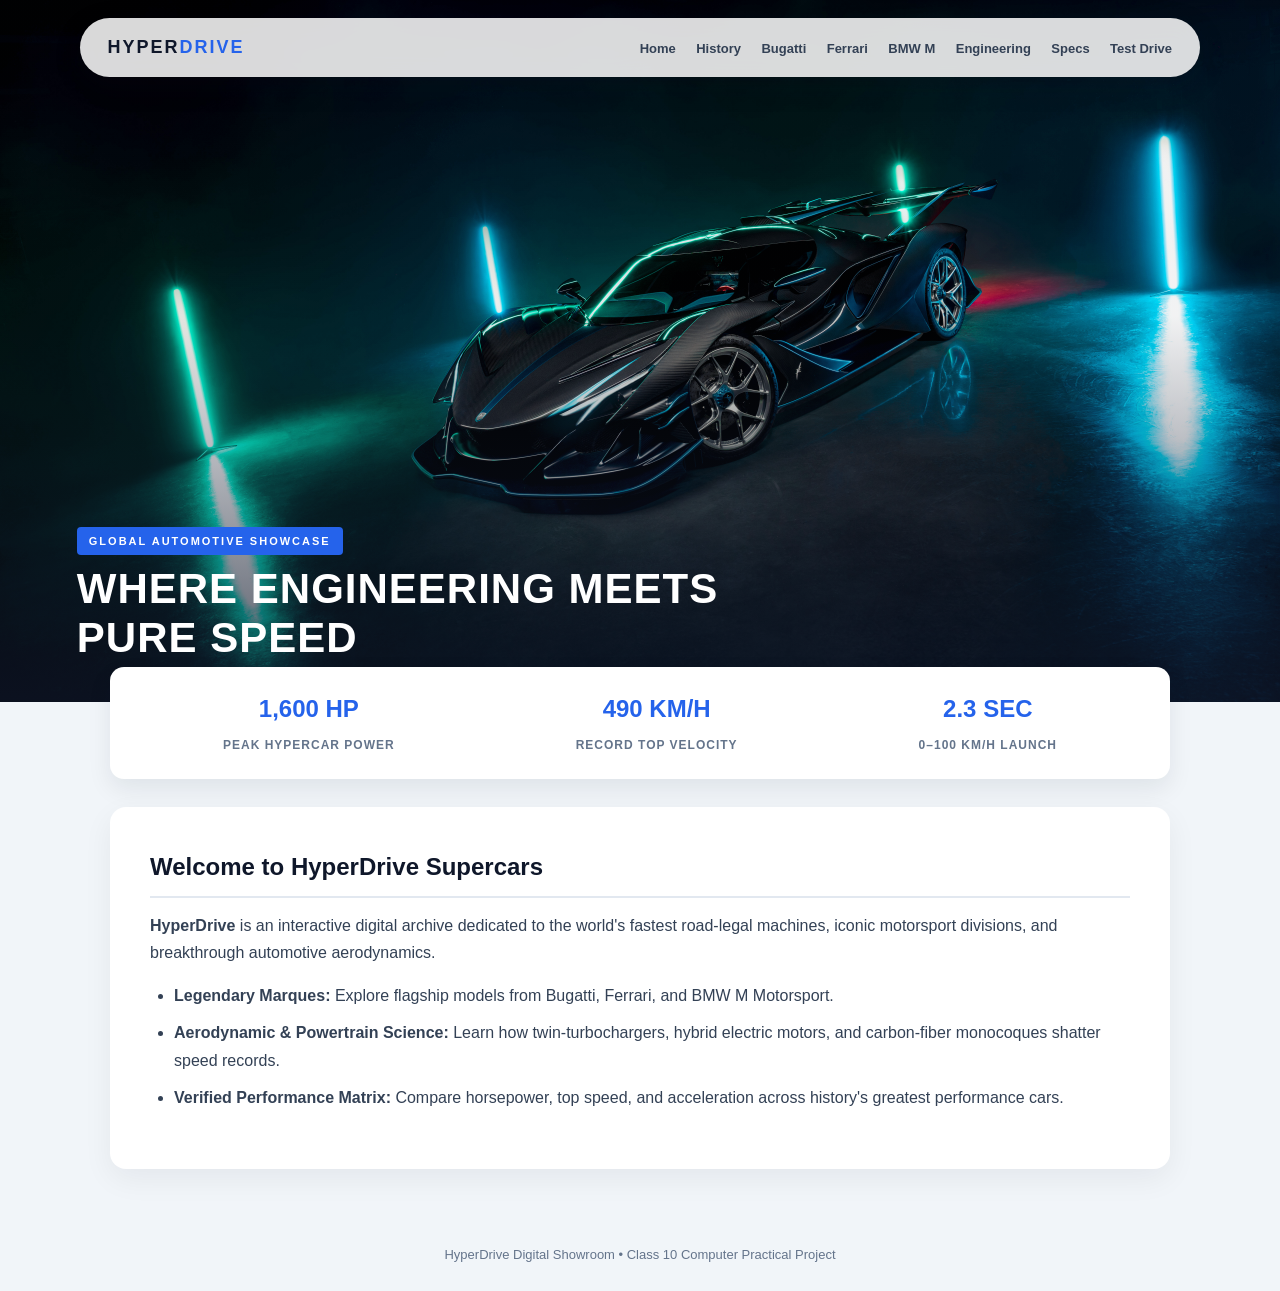
<file: index.html>
<!DOCTYPE html>
<html lang="en">
<head>
  <meta charset="UTF-8">
  <title>HyperDrive - Digital Supercar Showroom</title>
  <meta name="google-site-verification" content="kBiSIxjiqA2YBLBH5G9il9Qq5XNIHaEDWJAJEqTFkcI" />
  <link rel="stylesheet" href="style.css">
</head>
<body>

  <div class="showroom-nav">
    <div class="brand-logo">HYPER<span>DRIVE</span></div>
    <div class="nav-items">
      <a href="index.html">Home</a>
      <a href="history.html">History</a>
      <a href="bugatti.html">Bugatti</a>
      <a href="ferrari.html">Ferrari</a>
      <a href="bmw.html">BMW M</a>
      <a href="engineering.html">Engineering</a>
      <a href="specs.html">Specs</a>
      <a href="testdrive.html">Test Drive</a>
    </div>
  </div>

  <div class="hero-poster poster-home">
    <div class="hero-overlay-text">
      <span class="hero-kicker">Global Automotive Showcase</span>
      <h1>Where Engineering Meets Pure Speed</h1>
    </div>
  </div>

  <div class="showroom-deck">
    <div class="telemetry-bar">
      <div class="tele-item">
        <strong>1,600 HP</strong>
        <span>Peak Hypercar Power</span>
      </div>
      <div class="tele-item">
        <strong>490 KM/H</strong>
        <span>Record Top Velocity</span>
      </div>
      <div class="tele-item">
        <strong>2.3 SEC</strong>
        <span>0–100 KM/H Launch</span>
      </div>
    </div>

    <div class="content-panel">
      <h2>Welcome to HyperDrive Supercars</h2>
      <p><strong>HyperDrive</strong> is an interactive digital archive dedicated to the world's fastest road-legal machines, iconic motorsport divisions, and breakthrough automotive aerodynamics.</p>

      <ul>
        <li><strong>Legendary Marques:</strong> Explore flagship models from Bugatti, Ferrari, and BMW M Motorsport.</li>
        <li><strong>Aerodynamic &amp; Powertrain Science:</strong> Learn how twin-turbochargers, hybrid electric motors, and carbon-fiber monocoques shatter speed records.</li>
        <li><strong>Verified Performance Matrix:</strong> Compare horsepower, top speed, and acceleration across history's greatest performance cars.</li>
      </ul>
    </div>
  </div>

  <footer>
    HyperDrive Digital Showroom &bull; Class 10 Computer Practical Project
  </footer>

</body>
</html>
</file>
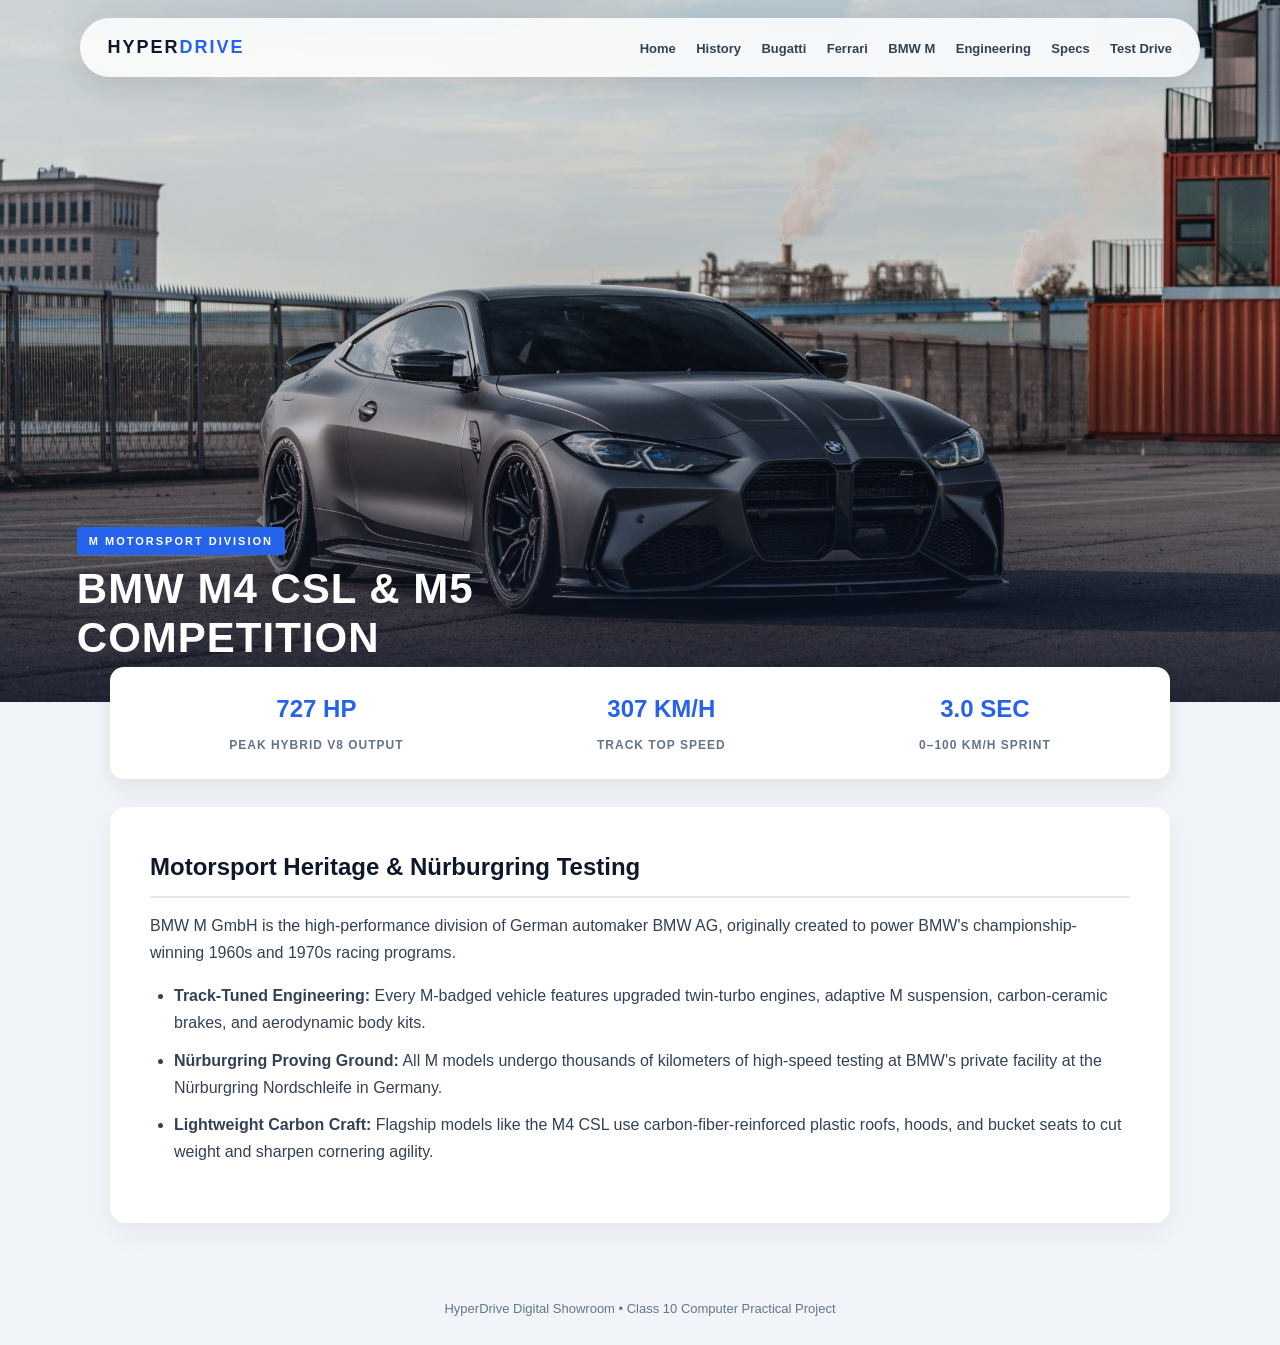
<file: bmw.html>
<!DOCTYPE html>
<html lang="en">
<head>
  <meta charset="UTF-8">
  <title>BMW M Series - HyperDrive Showroom</title>
  <link rel="stylesheet" href="style.css">
</head>
<body>

  <div class="showroom-nav">
    <div class="brand-logo">HYPER<span>DRIVE</span></div>
    <div class="nav-items">
      <a href="index.html">Home</a>
      <a href="history.html">History</a>
      <a href="bugatti.html">Bugatti</a>
      <a href="ferrari.html">Ferrari</a>
      <a href="bmw.html">BMW M</a>
      <a href="engineering.html">Engineering</a>
      <a href="specs.html">Specs</a>
      <a href="testdrive.html">Test Drive</a>
    </div>
  </div>

  <div class="hero-poster poster-bmw">
    <div class="hero-overlay-text">
      <span class="hero-kicker">M Motorsport Division</span>
      <h1>BMW M4 CSL &amp; M5 Competition</h1>
    </div>
  </div>

  <div class="showroom-deck">
    <div class="telemetry-bar">
      <div class="tele-item">
        <strong>727 HP</strong>
        <span>Peak Hybrid V8 Output</span>
      </div>
      <div class="tele-item">
        <strong>307 KM/H</strong>
        <span>Track Top Speed</span>
      </div>
      <div class="tele-item">
        <strong>3.0 SEC</strong>
        <span>0–100 KM/H Sprint</span>
      </div>
    </div>

    <div class="content-panel">
      <h2>Motorsport Heritage &amp; N&uuml;rburgring Testing</h2>
      <p>BMW M GmbH is the high-performance division of German automaker BMW AG, originally created to power BMW's championship-winning 1960s and 1970s racing programs.</p>

      <ul>
        <li><strong>Track-Tuned Engineering:</strong> Every M-badged vehicle features upgraded twin-turbo engines, adaptive M suspension, carbon-ceramic brakes, and aerodynamic body kits.</li>
        <li><strong>N&uuml;rburgring Proving Ground:</strong> All M models undergo thousands of kilometers of high-speed testing at BMW's private facility at the N&uuml;rburgring Nordschleife in Germany.</li>
        <li><strong>Lightweight Carbon Craft:</strong> Flagship models like the M4 CSL use carbon-fiber-reinforced plastic roofs, hoods, and bucket seats to cut weight and sharpen cornering agility.</li>
      </ul>
    </div>
  </div>

  <footer>
    HyperDrive Digital Showroom &bull; Class 10 Computer Practical Project
  </footer>

</body>
</html>
</file>
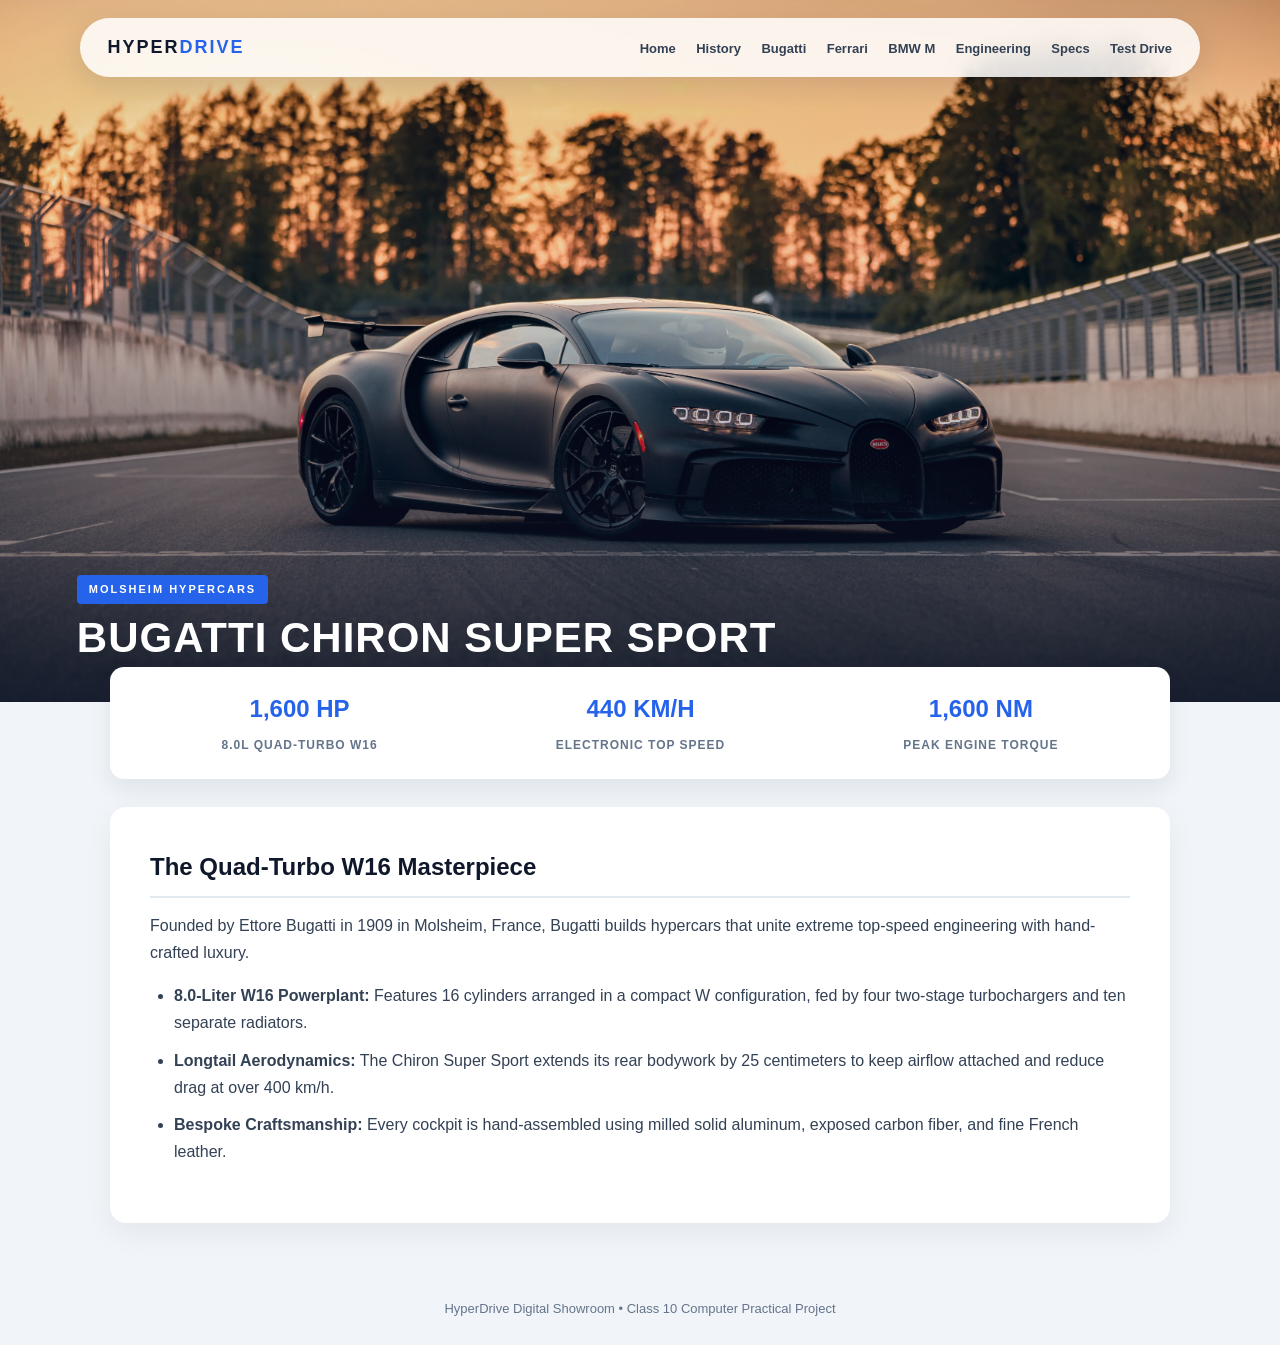
<file: bugatti.html>
<!DOCTYPE html>
<html lang="en">
<head>
  <meta charset="UTF-8">
  <title>Bugatti - HyperDrive Showroom</title>
  <link rel="stylesheet" href="style.css">
</head>
<body>

  <div class="showroom-nav">
    <div class="brand-logo">HYPER<span>DRIVE</span></div>
    <div class="nav-items">
      <a href="index.html">Home</a>
      <a href="history.html">History</a>
      <a href="bugatti.html">Bugatti</a>
      <a href="ferrari.html">Ferrari</a>
      <a href="bmw.html">BMW M</a>
      <a href="engineering.html">Engineering</a>
      <a href="specs.html">Specs</a>
      <a href="testdrive.html">Test Drive</a>
    </div>
  </div>

  <div class="hero-poster poster-bugatti">
    <div class="hero-overlay-text">
      <span class="hero-kicker">Molsheim Hypercars</span>
      <h1>Bugatti Chiron Super Sport</h1>
    </div>
  </div>

  <div class="showroom-deck">
    <div class="telemetry-bar">
      <div class="tele-item">
        <strong>1,600 HP</strong>
        <span>8.0L Quad-Turbo W16</span>
      </div>
      <div class="tele-item">
        <strong>440 KM/H</strong>
        <span>Electronic Top Speed</span>
      </div>
      <div class="tele-item">
        <strong>1,600 NM</strong>
        <span>Peak Engine Torque</span>
      </div>
    </div>

    <div class="content-panel">
      <h2>The Quad-Turbo W16 Masterpiece</h2>
      <p>Founded by Ettore Bugatti in 1909 in Molsheim, France, Bugatti builds hypercars that unite extreme top-speed engineering with hand-crafted luxury.</p>

      <ul>
        <li><strong>8.0-Liter W16 Powerplant:</strong> Features 16 cylinders arranged in a compact W configuration, fed by four two-stage turbochargers and ten separate radiators.</li>
        <li><strong>Longtail Aerodynamics:</strong> The Chiron Super Sport extends its rear bodywork by 25 centimeters to keep airflow attached and reduce drag at over 400 km/h.</li>
        <li><strong>Bespoke Craftsmanship:</strong> Every cockpit is hand-assembled using milled solid aluminum, exposed carbon fiber, and fine French leather.</li>
      </ul>
    </div>
  </div>

  <footer>
    HyperDrive Digital Showroom &bull; Class 10 Computer Practical Project
  </footer>

</body>
</html>
</file>
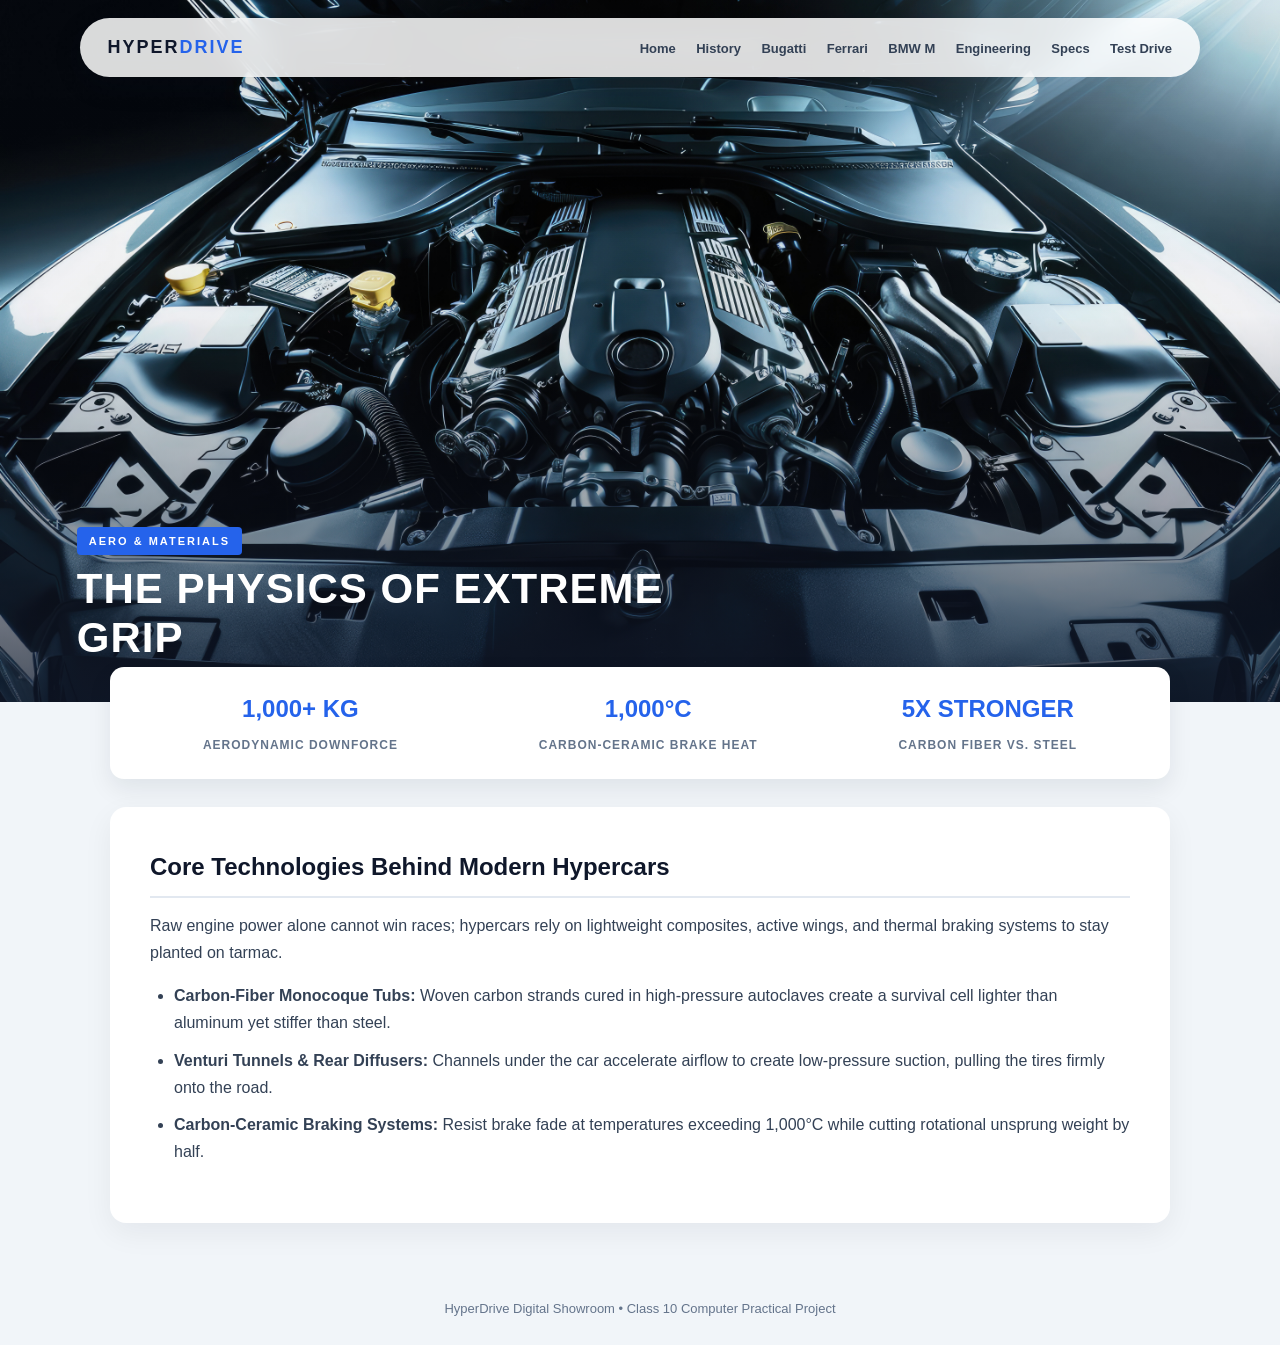
<file: engineering.html>
<!DOCTYPE html>
<html lang="en">
<head>
  <meta charset="UTF-8">
  <title>Supercar Engineering - HyperDrive Showroom</title>
  <link rel="stylesheet" href="style.css">
</head>
<body>

  <div class="showroom-nav">
    <div class="brand-logo">HYPER<span>DRIVE</span></div>
    <div class="nav-items">
      <a href="index.html">Home</a>
      <a href="history.html">History</a>
      <a href="bugatti.html">Bugatti</a>
      <a href="ferrari.html">Ferrari</a>
      <a href="bmw.html">BMW M</a>
      <a href="engineering.html">Engineering</a>
      <a href="specs.html">Specs</a>
      <a href="testdrive.html">Test Drive</a>
    </div>
  </div>

  <div class="hero-poster poster-engineering">
    <div class="hero-overlay-text">
      <span class="hero-kicker">Aero &amp; Materials</span>
      <h1>The Physics of Extreme Grip</h1>
    </div>
  </div>

  <div class="showroom-deck">
    <div class="telemetry-bar">
      <div class="tele-item">
        <strong>1,000+ KG</strong>
        <span>Aerodynamic Downforce</span>
      </div>
      <div class="tele-item">
        <strong>1,000&deg;C</strong>
        <span>Carbon-Ceramic Brake Heat</span>
      </div>
      <div class="tele-item">
        <strong>5X STRONGER</strong>
        <span>Carbon Fiber vs. Steel</span>
      </div>
    </div>

    <div class="content-panel">
      <h2>Core Technologies Behind Modern Hypercars</h2>
      <p>Raw engine power alone cannot win races; hypercars rely on lightweight composites, active wings, and thermal braking systems to stay planted on tarmac.</p>

      <ul>
        <li><strong>Carbon-Fiber Monocoque Tubs:</strong> Woven carbon strands cured in high-pressure autoclaves create a survival cell lighter than aluminum yet stiffer than steel.</li>
        <li><strong>Venturi Tunnels &amp; Rear Diffusers:</strong> Channels under the car accelerate airflow to create low-pressure suction, pulling the tires firmly onto the road.</li>
        <li><strong>Carbon-Ceramic Braking Systems:</strong> Resist brake fade at temperatures exceeding 1,000&deg;C while cutting rotational unsprung weight by half.</li>
      </ul>
    </div>
  </div>

  <footer>
    HyperDrive Digital Showroom &bull; Class 10 Computer Practical Project
  </footer>

</body>
</html>
</file>
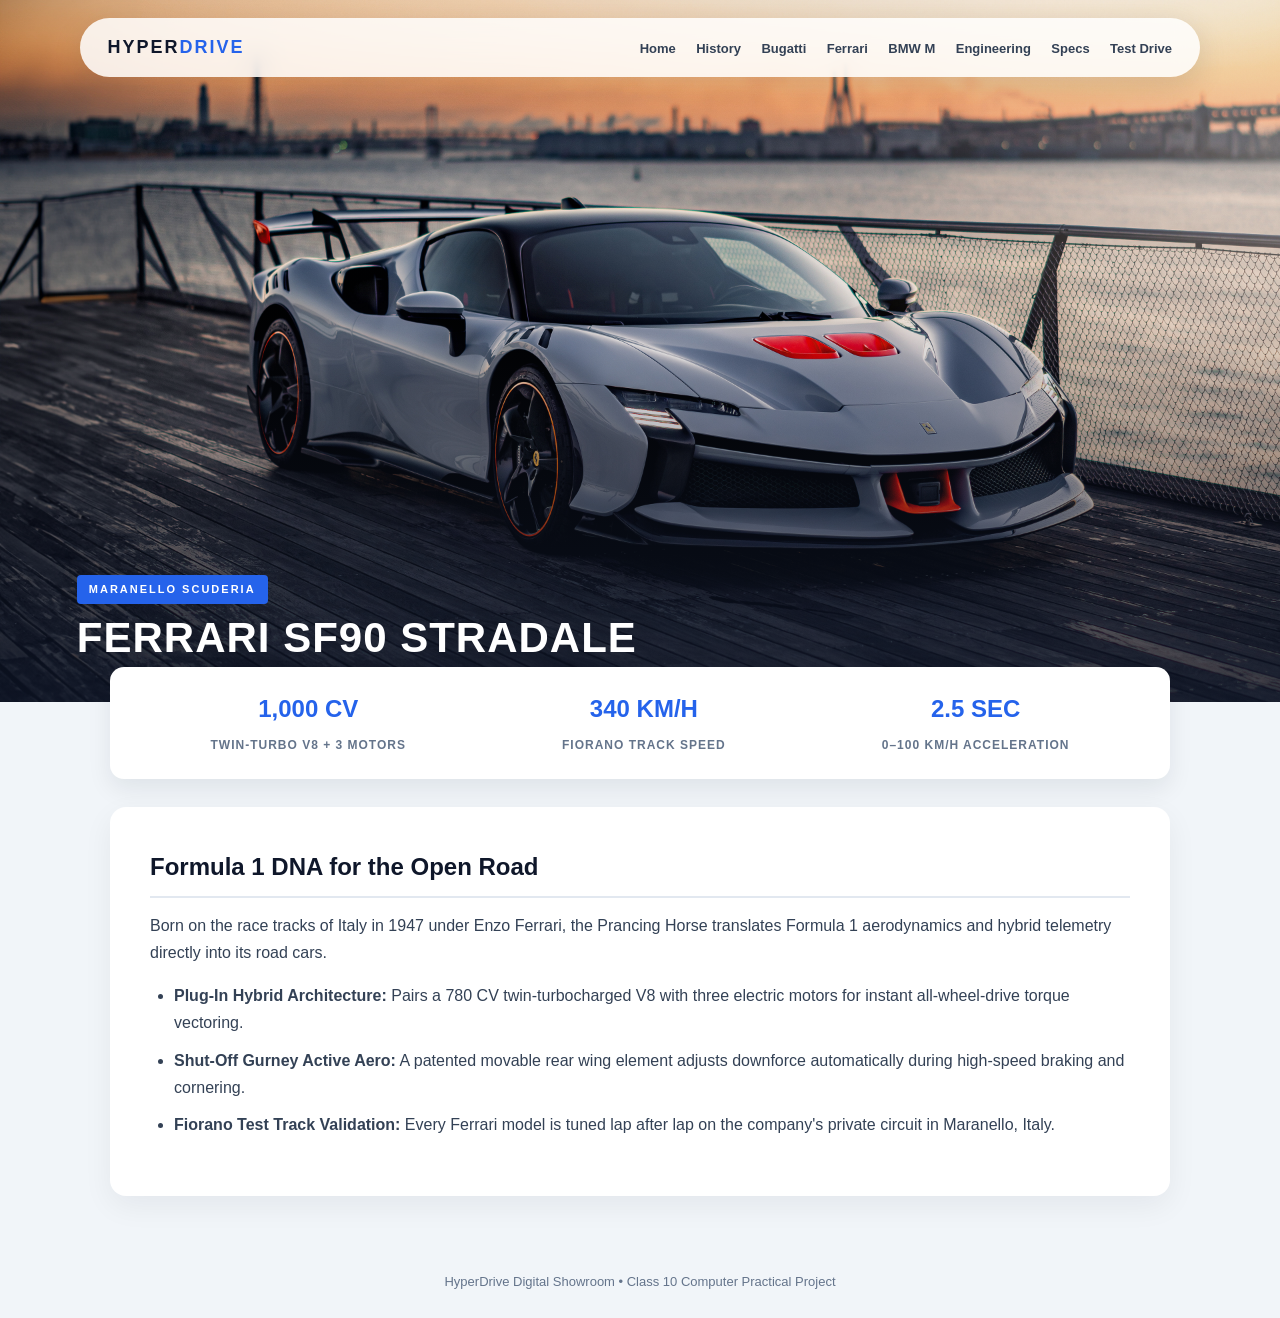
<file: ferrari.html>
<!DOCTYPE html>
<html lang="en">
<head>
  <meta charset="UTF-8">
  <title>Ferrari - HyperDrive Showroom</title>
  <link rel="stylesheet" href="style.css">
</head>
<body>

  <div class="showroom-nav">
    <div class="brand-logo">HYPER<span>DRIVE</span></div>
    <div class="nav-items">
      <a href="index.html">Home</a>
      <a href="history.html">History</a>
      <a href="bugatti.html">Bugatti</a>
      <a href="ferrari.html">Ferrari</a>
      <a href="bmw.html">BMW M</a>
      <a href="engineering.html">Engineering</a>
      <a href="specs.html">Specs</a>
      <a href="testdrive.html">Test Drive</a>
    </div>
  </div>

  <div class="hero-poster poster-ferrari">
    <div class="hero-overlay-text">
      <span class="hero-kicker">Maranello Scuderia</span>
      <h1>Ferrari SF90 Stradale</h1>
    </div>
  </div>

  <div class="showroom-deck">
    <div class="telemetry-bar">
      <div class="tele-item">
        <strong>1,000 CV</strong>
        <span>Twin-Turbo V8 + 3 Motors</span>
      </div>
      <div class="tele-item">
        <strong>340 KM/H</strong>
        <span>Fiorano Track Speed</span>
      </div>
      <div class="tele-item">
        <strong>2.5 SEC</strong>
        <span>0–100 KM/H Acceleration</span>
      </div>
    </div>

    <div class="content-panel">
      <h2>Formula 1 DNA for the Open Road</h2>
      <p>Born on the race tracks of Italy in 1947 under Enzo Ferrari, the Prancing Horse translates Formula 1 aerodynamics and hybrid telemetry directly into its road cars.</p>

      <ul>
        <li><strong>Plug-In Hybrid Architecture:</strong> Pairs a 780 CV twin-turbocharged V8 with three electric motors for instant all-wheel-drive torque vectoring.</li>
        <li><strong>Shut-Off Gurney Active Aero:</strong> A patented movable rear wing element adjusts downforce automatically during high-speed braking and cornering.</li>
        <li><strong>Fiorano Test Track Validation:</strong> Every Ferrari model is tuned lap after lap on the company's private circuit in Maranello, Italy.</li>
      </ul>
    </div>
  </div>

  <footer>
    HyperDrive Digital Showroom &bull; Class 10 Computer Practical Project
  </footer>

</body>
</html>
</file>
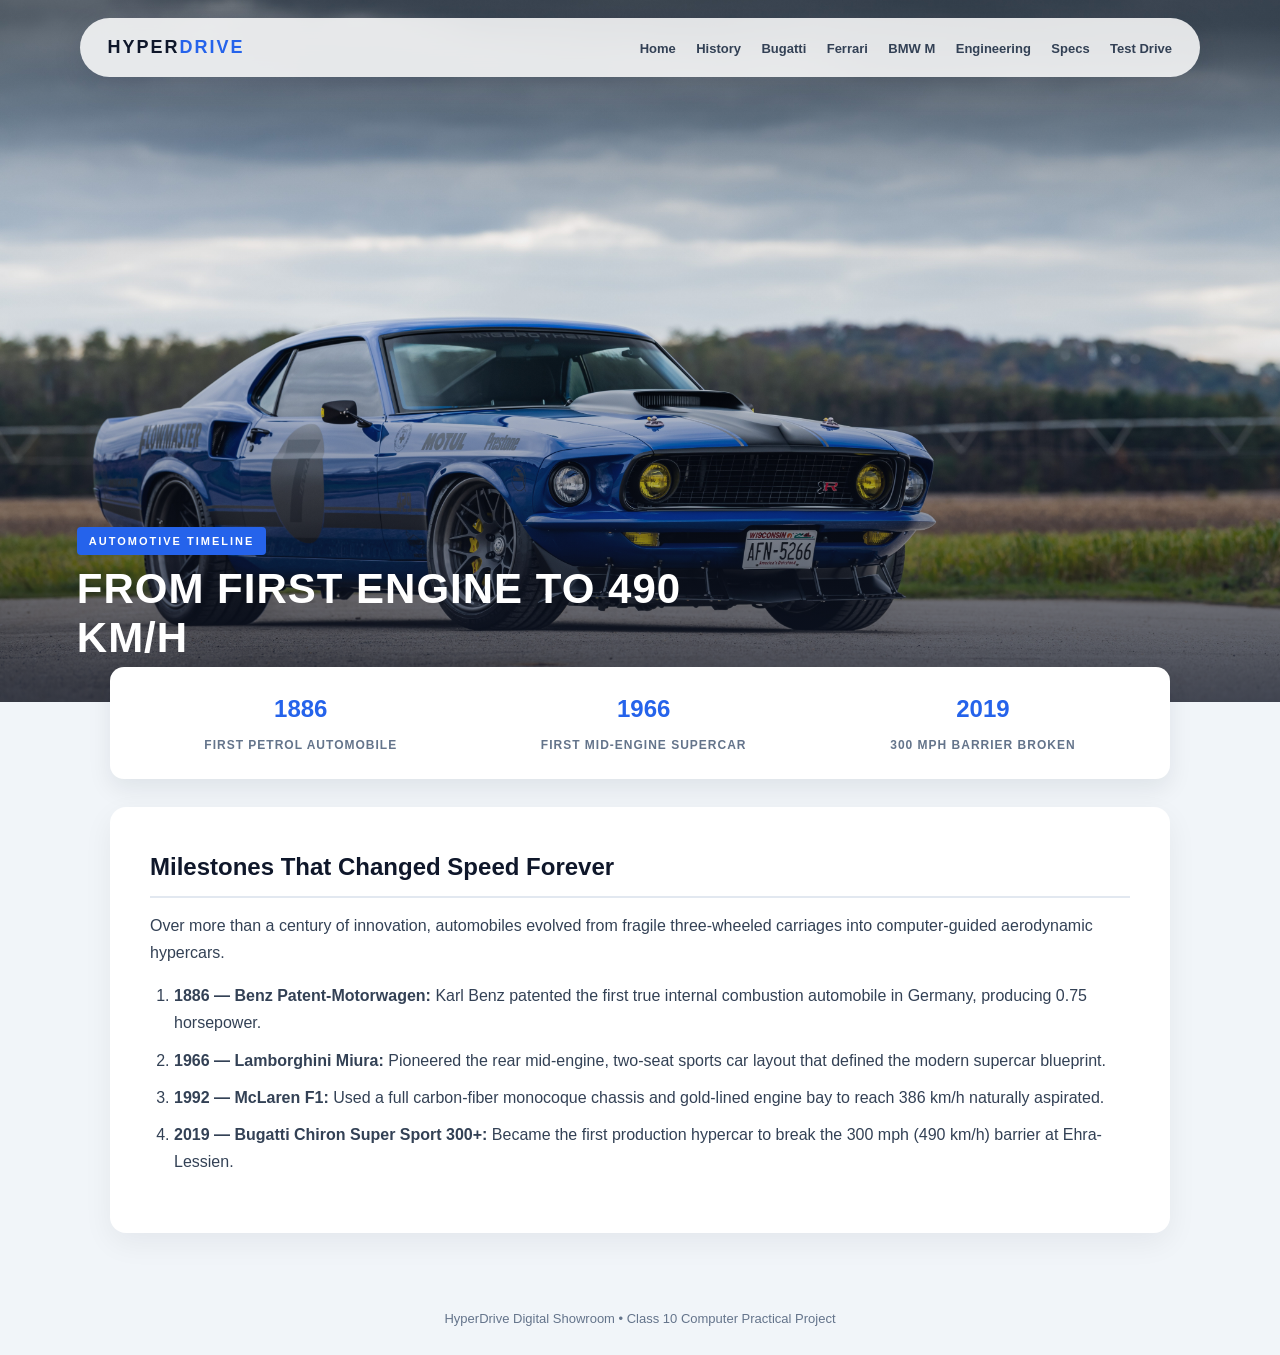
<file: history.html>
<!DOCTYPE html>
<html lang="en">
<head>
  <meta charset="UTF-8">
  <title>History of Supercars - HyperDrive Showroom</title>
  <link rel="stylesheet" href="style.css">
</head>
<body>

  <div class="showroom-nav">
    <div class="brand-logo">HYPER<span>DRIVE</span></div>
    <div class="nav-items">
      <a href="index.html">Home</a>
      <a href="history.html">History</a>
      <a href="bugatti.html">Bugatti</a>
      <a href="ferrari.html">Ferrari</a>
      <a href="bmw.html">BMW M</a>
      <a href="engineering.html">Engineering</a>
      <a href="specs.html">Specs</a>
      <a href="testdrive.html">Test Drive</a>
    </div>
  </div>

  <div class="hero-poster poster-history">
    <div class="hero-overlay-text">
      <span class="hero-kicker">Automotive Timeline</span>
      <h1>From First Engine to 490 KM/H</h1>
    </div>
  </div>

  <div class="showroom-deck">
    <div class="telemetry-bar">
      <div class="tele-item">
        <strong>1886</strong>
        <span>First Petrol Automobile</span>
      </div>
      <div class="tele-item">
        <strong>1966</strong>
        <span>First Mid-Engine Supercar</span>
      </div>
      <div class="tele-item">
        <strong>2019</strong>
        <span>300 MPH Barrier Broken</span>
      </div>
    </div>

    <div class="content-panel">
      <h2>Milestones That Changed Speed Forever</h2>
      <p>Over more than a century of innovation, automobiles evolved from fragile three-wheeled carriages into computer-guided aerodynamic hypercars.</p>

      <ol>
        <li><strong>1886 &mdash; Benz Patent-Motorwagen:</strong> Karl Benz patented the first true internal combustion automobile in Germany, producing 0.75 horsepower.</li>
        <li><strong>1966 &mdash; Lamborghini Miura:</strong> Pioneered the rear mid-engine, two-seat sports car layout that defined the modern supercar blueprint.</li>
        <li><strong>1992 &mdash; McLaren F1:</strong> Used a full carbon-fiber monocoque chassis and gold-lined engine bay to reach 386 km/h naturally aspirated.</li>
        <li><strong>2019 &mdash; Bugatti Chiron Super Sport 300+:</strong> Became the first production hypercar to break the 300 mph (490 km/h) barrier at Ehra-Lessien.</li>
      </ol>
    </div>
  </div>

  <footer>
    HyperDrive Digital Showroom &bull; Class 10 Computer Practical Project
  </footer>

</body>
</html>
</file>
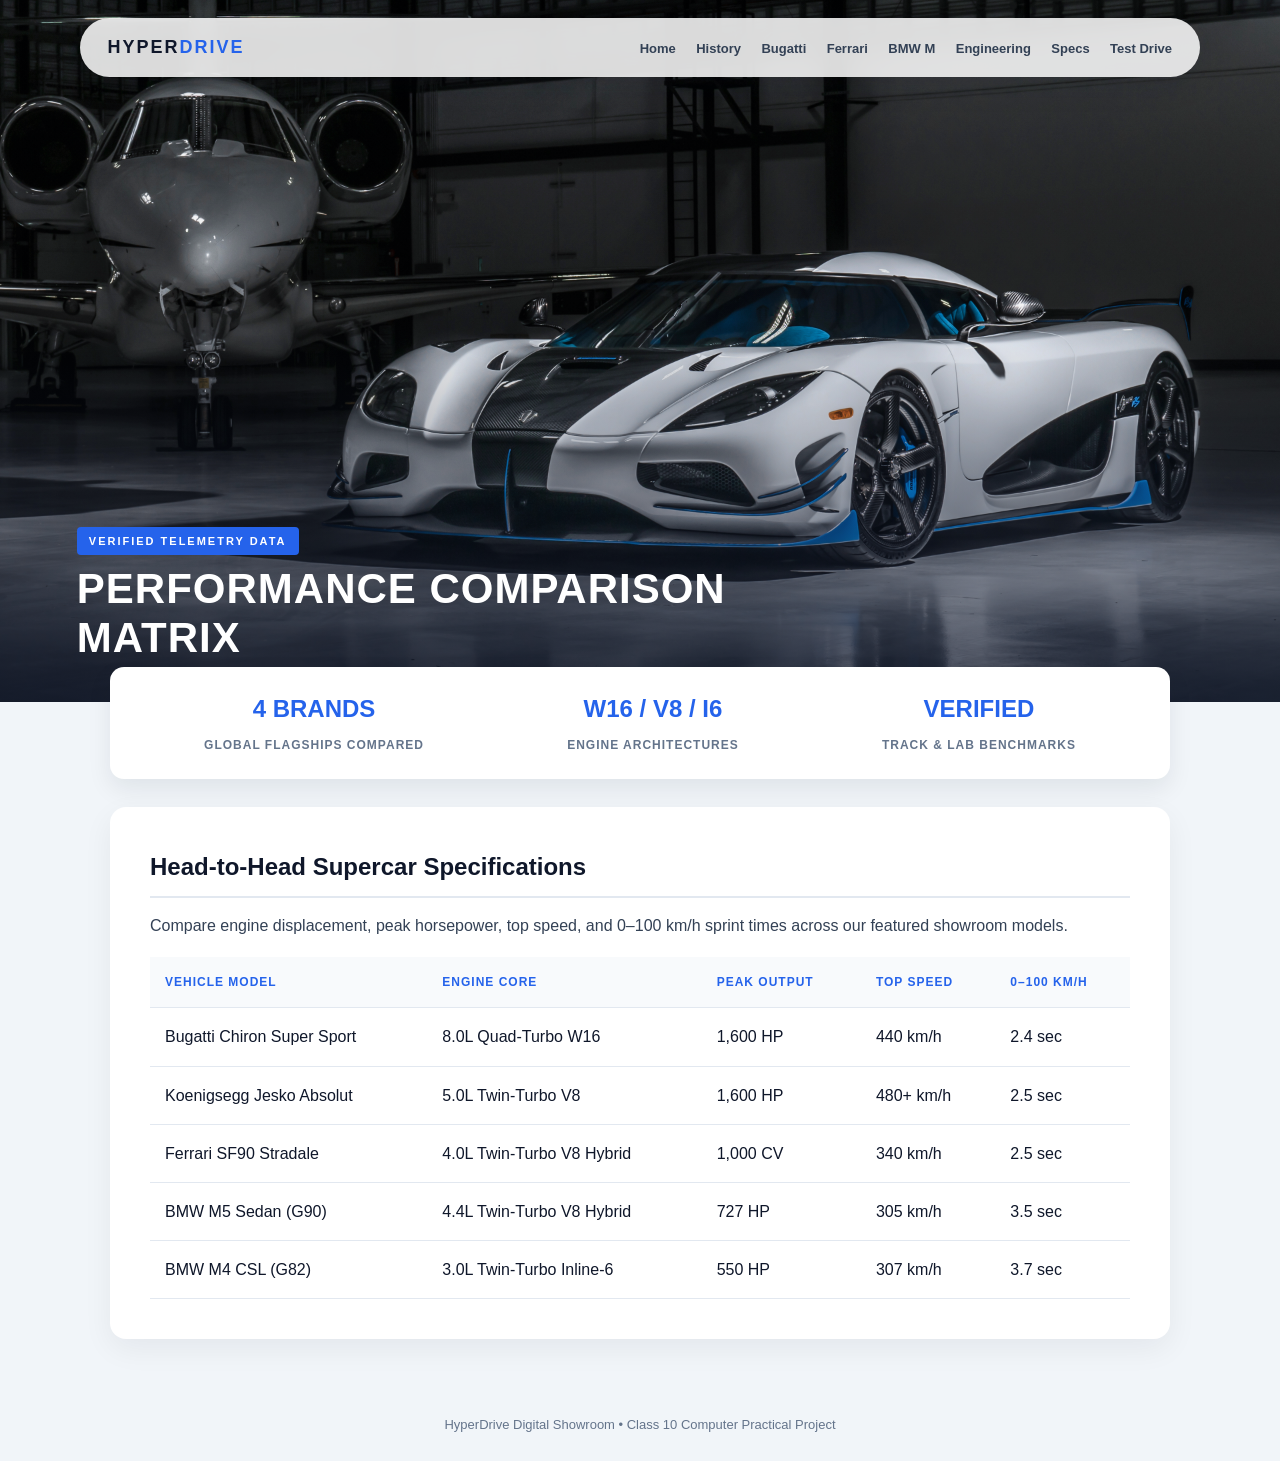
<file: specs.html>
<!DOCTYPE html>
<html lang="en">
<head>
  <meta charset="UTF-8">
  <title>Specs Catalog - HyperDrive Showroom</title>
  <link rel="stylesheet" href="style.css">
</head>
<body>

  <div class="showroom-nav">
    <div class="brand-logo">HYPER<span>DRIVE</span></div>
    <div class="nav-items">
      <a href="index.html">Home</a>
      <a href="history.html">History</a>
      <a href="bugatti.html">Bugatti</a>
      <a href="ferrari.html">Ferrari</a>
      <a href="bmw.html">BMW M</a>
      <a href="engineering.html">Engineering</a>
      <a href="specs.html">Specs</a>
      <a href="testdrive.html">Test Drive</a>
    </div>
  </div>

  <div class="hero-poster poster-specs">
    <div class="hero-overlay-text">
      <span class="hero-kicker">Verified Telemetry Data</span>
      <h1>Performance Comparison Matrix</h1>
    </div>
  </div>

  <div class="showroom-deck">
    <div class="telemetry-bar">
      <div class="tele-item">
        <strong>4 BRANDS</strong>
        <span>Global Flagships Compared</span>
      </div>
      <div class="tele-item">
        <strong>W16 / V8 / I6</strong>
        <span>Engine Architectures</span>
      </div>
      <div class="tele-item">
        <strong>VERIFIED</strong>
        <span>Track &amp; Lab Benchmarks</span>
      </div>
    </div>

    <div class="content-panel">
      <h2>Head-to-Head Supercar Specifications</h2>
      <p>Compare engine displacement, peak horsepower, top speed, and 0–100 km/h sprint times across our featured showroom models.</p>

      <table>
        <thead>
          <tr>
            <th>Vehicle Model</th>
            <th>Engine Core</th>
            <th>Peak Output</th>
            <th>Top Speed</th>
            <th>0–100 km/h</th>
          </tr>
        </thead>
        <tbody>
          <tr>
            <td>Bugatti Chiron Super Sport</td>
            <td>8.0L Quad-Turbo W16</td>
            <td>1,600 HP</td>
            <td>440 km/h</td>
            <td>2.4 sec</td>
          </tr>
          <tr>
            <td>Koenigsegg Jesko Absolut</td>
            <td>5.0L Twin-Turbo V8</td>
            <td>1,600 HP</td>
            <td>480+ km/h</td>
            <td>2.5 sec</td>
          </tr>
          <tr>
            <td>Ferrari SF90 Stradale</td>
            <td>4.0L Twin-Turbo V8 Hybrid</td>
            <td>1,000 CV</td>
            <td>340 km/h</td>
            <td>2.5 sec</td>
          </tr>
          <tr>
            <td>BMW M5 Sedan (G90)</td>
            <td>4.4L Twin-Turbo V8 Hybrid</td>
            <td>727 HP</td>
            <td>305 km/h</td>
            <td>3.5 sec</td>
          </tr>
          <tr>
            <td>BMW M4 CSL (G82)</td>
            <td>3.0L Twin-Turbo Inline-6</td>
            <td>550 HP</td>
            <td>307 km/h</td>
            <td>3.7 sec</td>
          </tr>
        </tbody>
      </table>
    </div>
  </div>

  <footer>
    HyperDrive Digital Showroom &bull; Class 10 Computer Practical Project
  </footer>

</body>
</html>
</file>
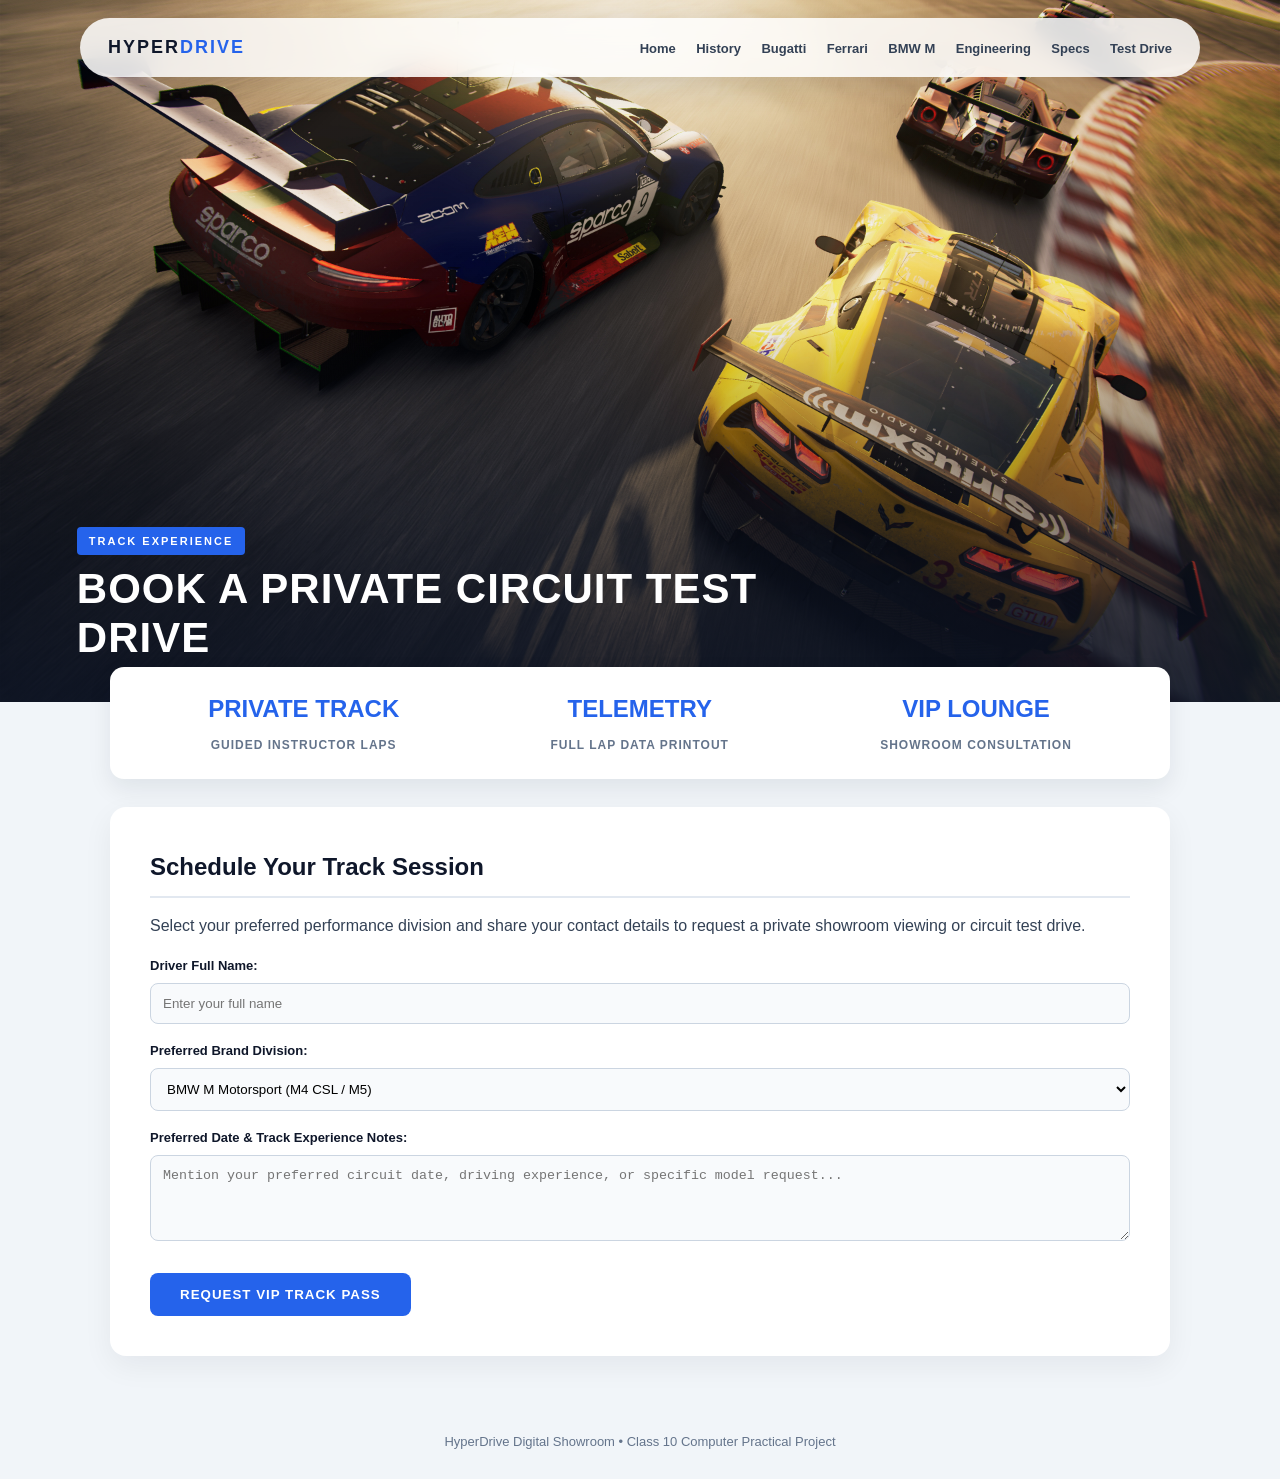
<file: testdrive.html>
<!DOCTYPE html>
<html lang="en">
<head>
  <meta charset="UTF-8">
  <title>VIP Test Drive - HyperDrive Showroom</title>
  <link rel="stylesheet" href="style.css">
</head>
<body>

  <div class="showroom-nav">
    <div class="brand-logo">HYPER<span>DRIVE</span></div>
    <div class="nav-items">
      <a href="index.html">Home</a>
      <a href="history.html">History</a>
      <a href="bugatti.html">Bugatti</a>
      <a href="ferrari.html">Ferrari</a>
      <a href="bmw.html">BMW M</a>
      <a href="engineering.html">Engineering</a>
      <a href="specs.html">Specs</a>
      <a href="testdrive.html">Test Drive</a>
    </div>
  </div>

  <div class="hero-poster poster-testdrive">
    <div class="hero-overlay-text">
      <span class="hero-kicker">Track Experience</span>
      <h1>Book a Private Circuit Test Drive</h1>
    </div>
  </div>

  <div class="showroom-deck">
    <div class="telemetry-bar">
      <div class="tele-item">
        <strong>PRIVATE TRACK</strong>
        <span>Guided Instructor Laps</span>
      </div>
      <div class="tele-item">
        <strong>TELEMETRY</strong>
        <span>Full Lap Data Printout</span>
      </div>
      <div class="tele-item">
        <strong>VIP LOUNGE</strong>
        <span>Showroom Consultation</span>
      </div>
    </div>

    <div class="content-panel">
      <h2>Schedule Your Track Session</h2>
      <p>Select your preferred performance division and share your contact details to request a private showroom viewing or circuit test drive.</p>

      <form action="#" method="post">
        <label for="drivername">Driver Full Name:</label>
        <input type="text" id="drivername" name="drivername" placeholder="Enter your full name" required>

        <label for="division">Preferred Brand Division:</label>
        <select id="division" name="division">
          <option value="bmw">BMW M Motorsport (M4 CSL / M5)</option>
          <option value="bugatti">Bugatti Molsheim Hypercars</option>
          <option value="ferrari">Ferrari Maranello Racing Division</option>
          <option value="koenigsegg">Koenigsegg Megacar Showcase</option>
        </select>

        <label for="notes">Preferred Date &amp; Track Experience Notes:</label>
        <textarea id="notes" name="notes" rows="4" placeholder="Mention your preferred circuit date, driving experience, or specific model request..."></textarea>

        <button type="submit">Request VIP Track Pass</button>
      </form>
    </div>
  </div>

  <footer>
    HyperDrive Digital Showroom &bull; Class 10 Computer Practical Project
  </footer>

</body>
</html>
</file>
<file: style.css>
* {
  box-sizing: border-box;
  margin: 0;
  padding: 0;
}

body {
  font-family: 'Segoe UI', -apple-system, BlinkMacSystemFont, sans-serif;
  background-color: #f1f5f9;
  color: #0f172a;
  line-height: 1.7;
}

/* Floating Glass Top Navigation */
.showroom-nav {
  position: fixed;
  top: 18px;
  left: 50%;
  transform: translateX(-50%);
  width: 92%;
  max-width: 1120px;
  background: rgba(255, 255, 255, 0.85);
  backdrop-filter: blur(12px);
  padding: 14px 28px;
  border-radius: 50px;
  display: flex;
  justify-content: space-between;
  align-items: center;
  box-shadow: 0 8px 30px rgba(15, 23, 42, 0.12);
  z-index: 1000;
  flex-wrap: wrap;
}

.brand-logo {
  font-weight: 900;
  font-size: 18px;
  letter-spacing: 2px;
  color: #0f172a;
  text-transform: uppercase;
}

.brand-logo span {
  color: #2563eb;
}

.nav-items a {
  text-decoration: none;
  color: #334155;
  font-size: 13px;
  font-weight: 700;
  margin-left: 16px;
  transition: color 0.2s;
}

.nav-items a:hover {
  color: #2563eb;
}

/* Full-Viewport Hero Poster Showcase */
.hero-poster {
  height: 78vh;
  min-height: 480px;
  background-size: cover;
  background-position: center;
  position: relative;
  display: flex;
  align-items: flex-end;
  padding: 40px 6%;
}

/* Subtle bottom gradient only so white hero title is razor-sharp */
.hero-poster::after {
  content: "";
  position: absolute;
  inset: 0;
  background: linear-gradient(to top, rgba(15, 23, 42, 0.75) 0%, rgba(15, 23, 42, 0.05) 55%);
}

.hero-overlay-text {
  position: relative;
  z-index: 2;
  color: #ffffff;
  max-width: 700px;
}

.hero-kicker {
  display: inline-block;
  background-color: #2563eb;
  color: #ffffff;
  font-size: 11px;
  font-weight: 800;
  letter-spacing: 2px;
  text-transform: uppercase;
  padding: 5px 12px;
  border-radius: 4px;
  margin-bottom: 10px;
}

.hero-overlay-text h1 {
  font-size: 42px;
  font-weight: 900;
  letter-spacing: 1px;
  line-height: 1.15;
  text-transform: uppercase;
}

/* Individual Page Car Posters */
.poster-home { background-image: url('bg-home.jpg'); }
.poster-history { background-image: url('bg-history.jpg'); }
.poster-bugatti { background-image: url('bg-bugatti.jpg'); }
.poster-ferrari { background-image: url('bg-ferrari.jpg'); }
.poster-bmw { background-image: url('bg-bmw.jpg'); }
.poster-engineering { background-image: url('bg-engineering.jpg'); }
.poster-specs { background-image: url('bg-specs.jpg'); }
.poster-testdrive { background-image: url('bg-testdrive.jpg'); }

/* Showroom Content Deck */
.showroom-deck {
  max-width: 1100px;
  margin: -35px auto 50px auto;
  padding: 0 20px;
  position: relative;
  z-index: 5;
}

/* Floating Telemetry Bar */
.telemetry-bar {
  background-color: #ffffff;
  border-radius: 14px;
  padding: 22px 30px;
  display: flex;
  justify-content: space-around;
  text-align: center;
  box-shadow: 0 10px 25px rgba(15, 23, 42, 0.08);
  margin-bottom: 28px;
  flex-wrap: wrap;
  gap: 15px;
}

.tele-item strong {
  display: block;
  font-size: 24px;
  font-weight: 900;
  color: #2563eb;
}

.tele-item span {
  font-size: 12px;
  text-transform: uppercase;
  letter-spacing: 1px;
  color: #64748b;
  font-weight: 700;
}

/* Main White Architectural Card */
.content-panel {
  background-color: #ffffff;
  border-radius: 16px;
  padding: 40px;
  box-shadow: 0 10px 30px rgba(15, 23, 42, 0.06);
}

.content-panel h2 {
  font-size: 24px;
  color: #0f172a;
  margin-bottom: 14px;
  padding-bottom: 8px;
  border-bottom: 2px solid #e2e8f0;
}

.content-panel p {
  color: #334155;
  margin-bottom: 16px;
  font-size: 16px;
}

ul, ol {
  margin: 14px 0 18px 24px;
  color: #334155;
}

li {
  margin-bottom: 10px;
}

/* Sleek Table */
table {
  width: 100%;
  border-collapse: collapse;
  margin-top: 18px;
}

th, td {
  padding: 15px;
  text-align: left;
  border-bottom: 1px solid #e2e8f0;
}

th {
  background-color: #f8fafc;
  color: #2563eb;
  font-size: 12px;
  text-transform: uppercase;
  letter-spacing: 1px;
}

/* Form Elements */
label {
  display: block;
  margin-top: 16px;
  font-weight: 700;
  font-size: 13px;
  color: #0f172a;
}

input, select, textarea {
  width: 100%;
  padding: 12px;
  margin-top: 6px;
  border: 1px solid #cbd5e1;
  border-radius: 8px;
  background-color: #f8fafc;
}

button {
  margin-top: 24px;
  padding: 14px 30px;
  background-color: #2563eb;
  color: #ffffff;
  border: none;
  border-radius: 8px;
  font-weight: 800;
  text-transform: uppercase;
  letter-spacing: 1px;
  cursor: pointer;
}

button:hover {
  background-color: #1d4ed8;
}

footer {
  text-align: center;
  padding: 25px;
  color: #64748b;
  font-size: 13px;
}
</file>
